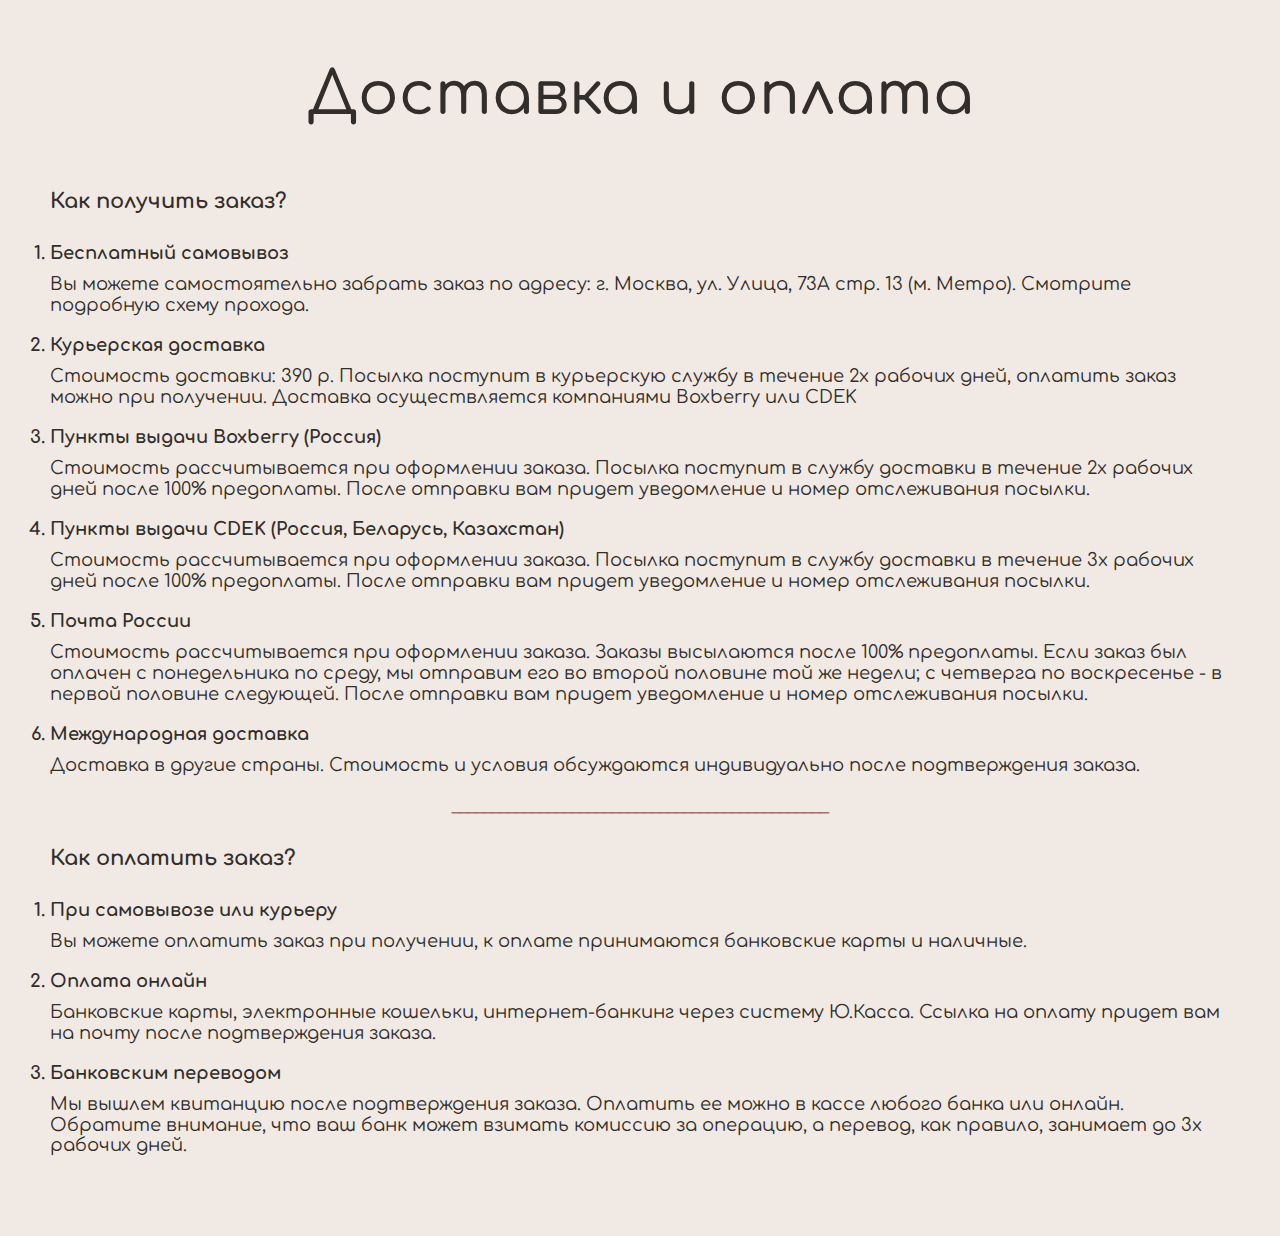
<file: pages/delivery-info.html>
<!DOCTYPE html>
<html lang="ru">
  <head>
    <meta charset="UTF-8" />
    <meta name="viewport" content="width=device-width, initial-scale=1.0" />
    <title>Доставка и оплата</title>

    <!-- fonts -->
    <link rel="preconnect" href="https://fonts.googleapis.com" />
    <link
      href="https://fonts.googleapis.com/css2?family=Comfortaa:wght@300..700&family=Gruppo&family=Roboto+Mono:ital,wght@0,100..700;1,100..700&family=Rubik+Scribble&display=swap"
      rel="stylesheet" />

    <link rel="stylesheet" href="../css/style.css" />
  </head>
  <body>
    <main class="main">
      <section class="section delivery">
        <div class="container">
          <h2 class="section__title">Доставка и оплата</h2>
          <section class="delivery__info">
            <h3 class="section__subtitle">Как получить заказ?</h3>

            <ol class="delivery__info-list">
              <li class="delivery__info-item">
                <p class="delivery__item-title">Бесплатный самовывоз</p>
                <p class="delivery__text">
                  Вы можете самостоятельно забрать заказ по адресу: г. Москва,
                  ул. Улица, 73А стр. 13 (м. Метро). Смотрите подробную
                  <a href="#" class="delivery__point">схему прохода</a>.
                </p>
              </li>
              <li class="delivery__info-item">
                <p class="delivery__item-title">Курьерская доставка</p>
                <p class="delivery__text">
                  Стоимость доставки: 390 р. Посылка поступит в курьерскую
                  службу в течение 2х рабочих дней, оплатить заказ можно при
                  получении. Доставка осуществляется компаниями Boxberry или
                  CDEK
                </p>
              </li>
              <li class="delivery__info-item">
                <p class="delivery__item-title">
                  Пункты выдачи Boxberry (Россия)
                </p>
                <p class="delivery__text">
                  Стоимость рассчитывается при оформлении заказа. Посылка
                  поступит в службу доставки в течение 2х рабочих дней после
                  100% предоплаты. После отправки вам придет уведомление и номер
                  отслеживания посылки.
                </p>
              </li>
              <li class="delivery__info-item">
                <p class="delivery__item-title">
                  Пункты выдачи CDEK (Россия, Беларусь, Казахстан)
                </p>
                <p class="delivery__text">
                  Стоимость рассчитывается при оформлении заказа. Посылка
                  поступит в службу доставки в течение 3х рабочих дней после
                  100% предоплаты. После отправки вам придет уведомление и номер
                  отслеживания посылки.
                </p>
              </li>
              <li class="delivery__info-item">
                <p class="delivery__item-title">Почта России</p>
                <p class="delivery__text">
                  Стоимость рассчитывается при оформлении заказа. Заказы
                  высылаются после 100% предоплаты. Если заказ был оплачен с
                  понедельника по среду, мы отправим его во второй половине той
                  же недели; с четверга по воскресенье - в первой половине
                  следующей. После отправки вам придет уведомление и номер
                  отслеживания посылки.
                </p>
              </li>
              <li class="delivery__info-item">
                <p class="delivery__item-title">Международная доставка</p>
                <p class="delivery__text">
                  Доставка в другие страны. Стоимость и условия обсуждаются
                  индивидуально после подтверждения заказа.
                </p>
              </li>
            </ol>
          </section>

          <section class="payment__info">
            <h3 class="section__subtitle">Как оплатить заказ?</h3>

            <ol class="payment__info-list">
              <li class="delivery__info-item payment__info-item">
                <p class="delivery__item-title">При самовывозе или курьеру</p>
                <p class="delivery__text">
                  Вы можете оплатить заказ при получении, к оплате принимаются
                  банковские карты и наличные.
                </p>
              </li>
              <li class="delivery__info-item payment__info-item">
                <p class="delivery__item-title">Оплата онлайн</p>
                <p class="delivery__text">
                  Банковские карты, электронные кошельки, интернет-банкинг через
                  систему Ю.Касса. Ссылка на оплату придет вам на почту после
                  подтверждения заказа.
                </p>
              </li>
              <li class="delivery__info-item payment__info-item">
                <p class="delivery__item-title">Банковским переводом</p>
                <p class="delivery__text">
                  Мы вышлем квитанцию после подтверждения заказа. Оплатить ее
                  можно в кассе любого банка или онлайн. Обратите внимание, что
                  ваш банк может взимать комиссию за операцию, а перевод, как
                  правило, занимает до 3х рабочих дней.
                </p>
              </li>
            </ol>
          </section>
        </div>
      </section>
    </main>
  </body>
</html>
</file>
<file: css/style.css>
@import url(normalize.css);
@import url(global.css);

/* fonts */
@import url(fonts.css);

@import url(header.css);
@import url(footer.css);

/* home-page */
@import url(main/banner.css);
@import url(main/popular.css);
@import url(main/about.css);

/* catalog */
@import url(catalog/catalog.css);

/* delivery */
@import url(delivery/delivery.css);

/* variables */
@import url(var.css);
</file>
